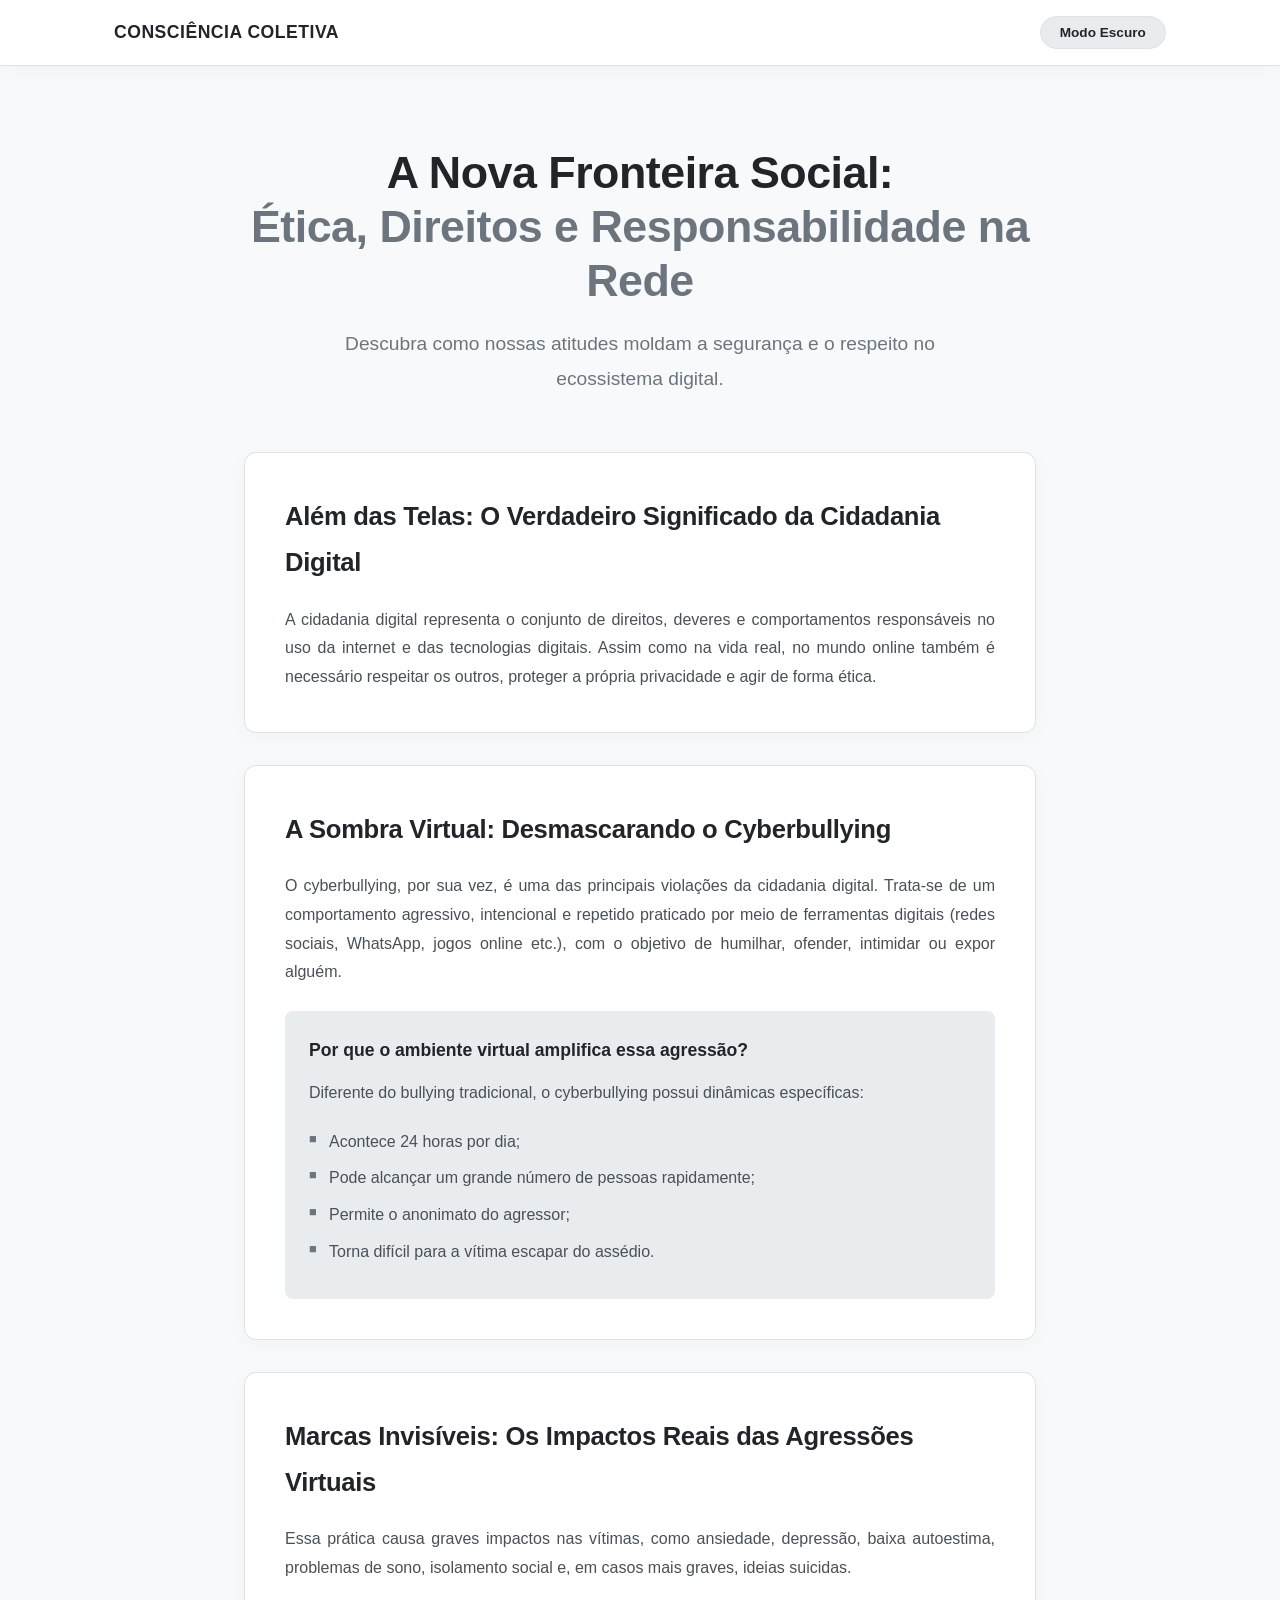
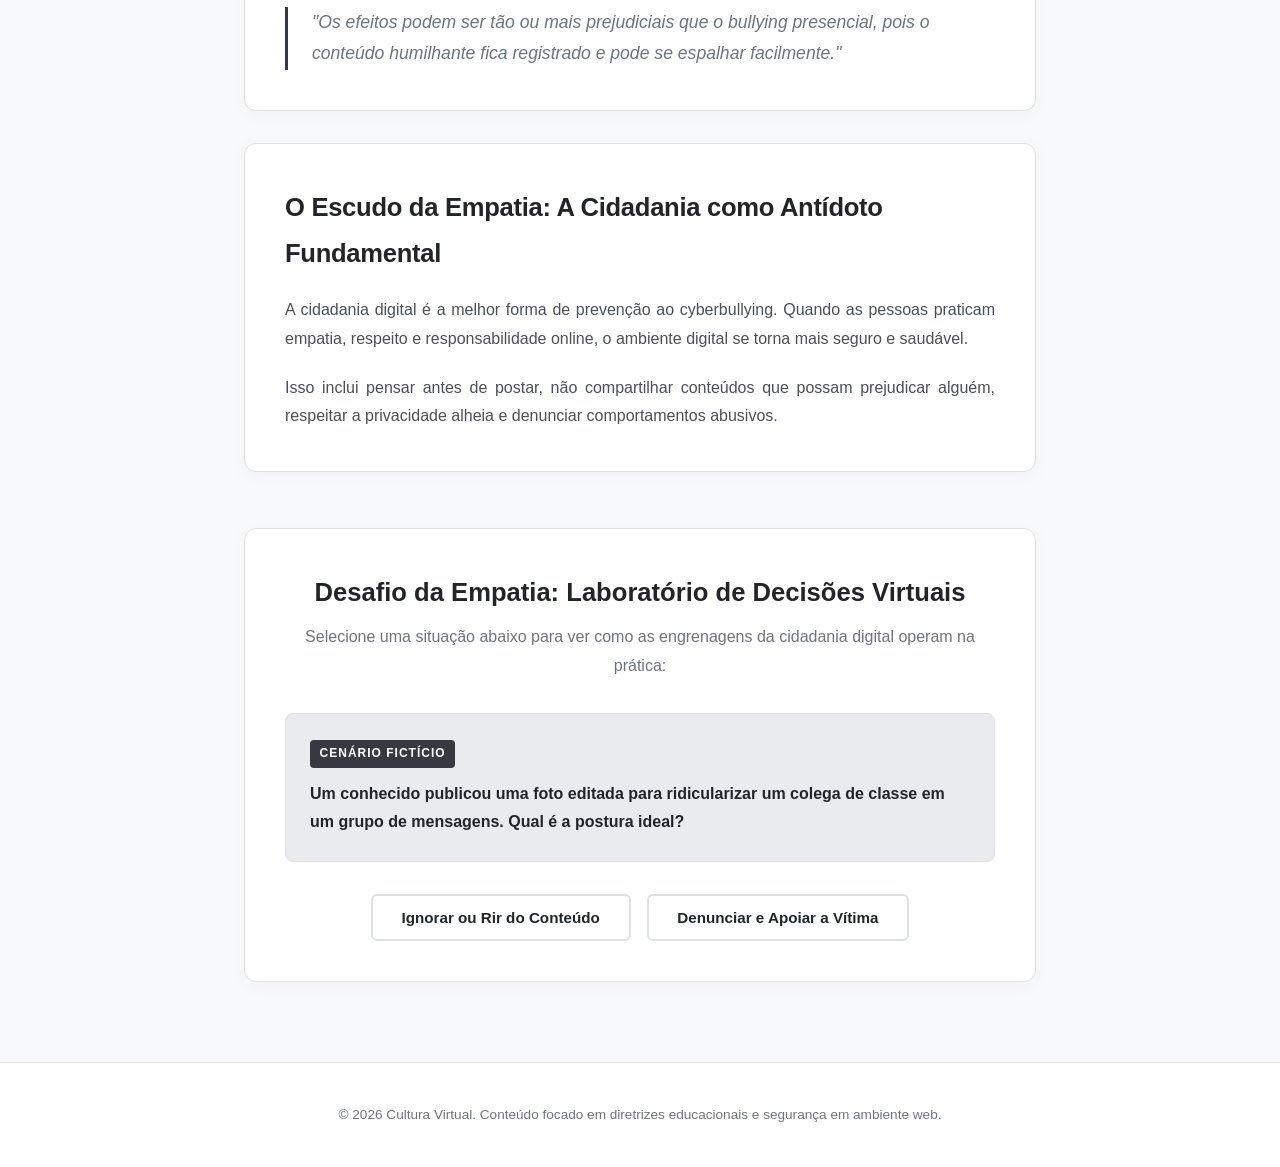
<file: index.html>
<!DOCTYPE html>
<html lang="pt-BR">
<head>
    <meta charset="UTF-8">
    <meta name="viewport" content="width=device-width, initial-scale=1.0">
    <title>Cultura Virtual: Cidadania Digital e o Enfrentamento ao Cyberbullying</title>
    <link rel="stylesheet" href="style.css">
</head>
<body>

    <nav class="navbar">
        <div class="navbar-container">
            <span class="logo">Consciência Coletiva</span>
            <button id="themeToggle" class="btn-theme" aria-label="Alternar modo de cor">Modo Escuro</button>
        </div>
    </nav>

    <header class="hero-section">
        <div class="container">
            <h1>A Nova Fronteira Social:<br><span class="highlight">Ética, Direitos e Responsabilidade na Rede</span></h1>
            <p class="hero-subtitle">Descubra como nossas atitudes moldam a segurança e o respeito no ecossistema digital.</p>
        </div>
    </header>

    <main class="container">
        
        <section class="content-card">
            <h2>Além das Telas: O Verdadeiro Significado da Cidadania Digital</h2>
            <p>A cidadania digital representa o conjunto de direitos, deveres e comportamentos responsáveis no uso da internet e das tecnologias digitais. Assim como na vida real, no mundo online também é necessário respeitar os outros, proteger a própria privacidade e agir de forma ética.</p>
        </section>

        <section class="content-card">
            <h2>A Sombra Virtual: Desmascarando o Cyberbullying</h2>
            <p>O cyberbullying, por sua vez, é uma das principais violações da cidadania digital. Trata-se de um comportamento agressivo, intencional e repetido praticado por meio de ferramentas digitais (redes sociais, WhatsApp, jogos online etc.), com o objetivo de humilhar, ofender, intimidar ou expor alguém.</p>
            
            <div class="features-box">
                <h3>Por que o ambiente virtual amplifica essa agressão?</h3>
                <p>Diferente do bullying tradicional, o cyberbullying possui dinâmicas específicas:</p>
                <ul class="styled-list">
                    <li>Acontece 24 horas por dia;</li>
                    <li>Pode alcançar um grande número de pessoas rapidamente;</li>
                    <li>Permite o anonimato do agressor;</li>
                    <li>Torna difícil para a vítima escapar do assédio.</li>
                </ul>
            </div>
        </section>

        <section class="content-card">
            <h2>Marcas Invisíveis: Os Impactos Reais das Agressões Virtuais</h2>
            <p>Essa prática causa graves impactos nas vítimas, como ansiedade, depressão, baixa autoestima, problemas de sono, isolamento social e, em casos mais graves, ideias suicidas.</p>
            <blockquote class="text-quote">
                "Os efeitos podem ser tão ou mais prejudiciais que o bullying presencial, pois o conteúdo humilhante fica registrado e pode se espalhar facilmente."
            </blockquote>
        </section>

        <section class="content-card">
            <h2>O Escudo da Empatia: A Cidadania como Antídoto Fundamental</h2>
            <p>A cidadania digital é a melhor forma de prevenção ao cyberbullying. Quando as pessoas praticam empatia, respeito e responsabilidade online, o ambiente digital se torna mais seguro e saudável.</p>
            <p>Isso inclui pensar antes de postar, não compartilhar conteúdos que possam prejudicar alguém, respeitar a privacidade alheia e denunciar comportamentos abusivos.</p>
        </section>

        <section class="interactive-simulator">
            <h2>Desafio da Empatia: Laboratório de Decisões Virtuais</h2>
            <p>Selecione uma situação abaixo para ver como as engrenagens da cidadania digital operam na prática:</p>
            
            <div class="scenario-box">
                <span class="scenario-tag">Cenário Fictício</span>
                <p>Um conhecido publicou uma foto editada para ridicularizar um colega de classe em um grupo de mensagens. Qual é a postura ideal?</p>
            </div>

            <div class="actions-wrapper">
                <button class="btn-action" data-choice="errada">Ignorar ou Rir do Conteúdo</button>
                <button class="btn-action" data-choice="correta">Denunciar e Apoiar a Vítima</button>
            </div>

            <div id="simulatorFeedback" class="feedback-card"></div>
        </section>

    </main>

    <footer class="main-footer">
        <p>&copy; 2026 Cultura Virtual. Conteúdo focado em diretrizes educacionais e segurança em ambiente web.</p>
    </footer>

    <script src="script.js"></script>
</body>
</html>
</file>
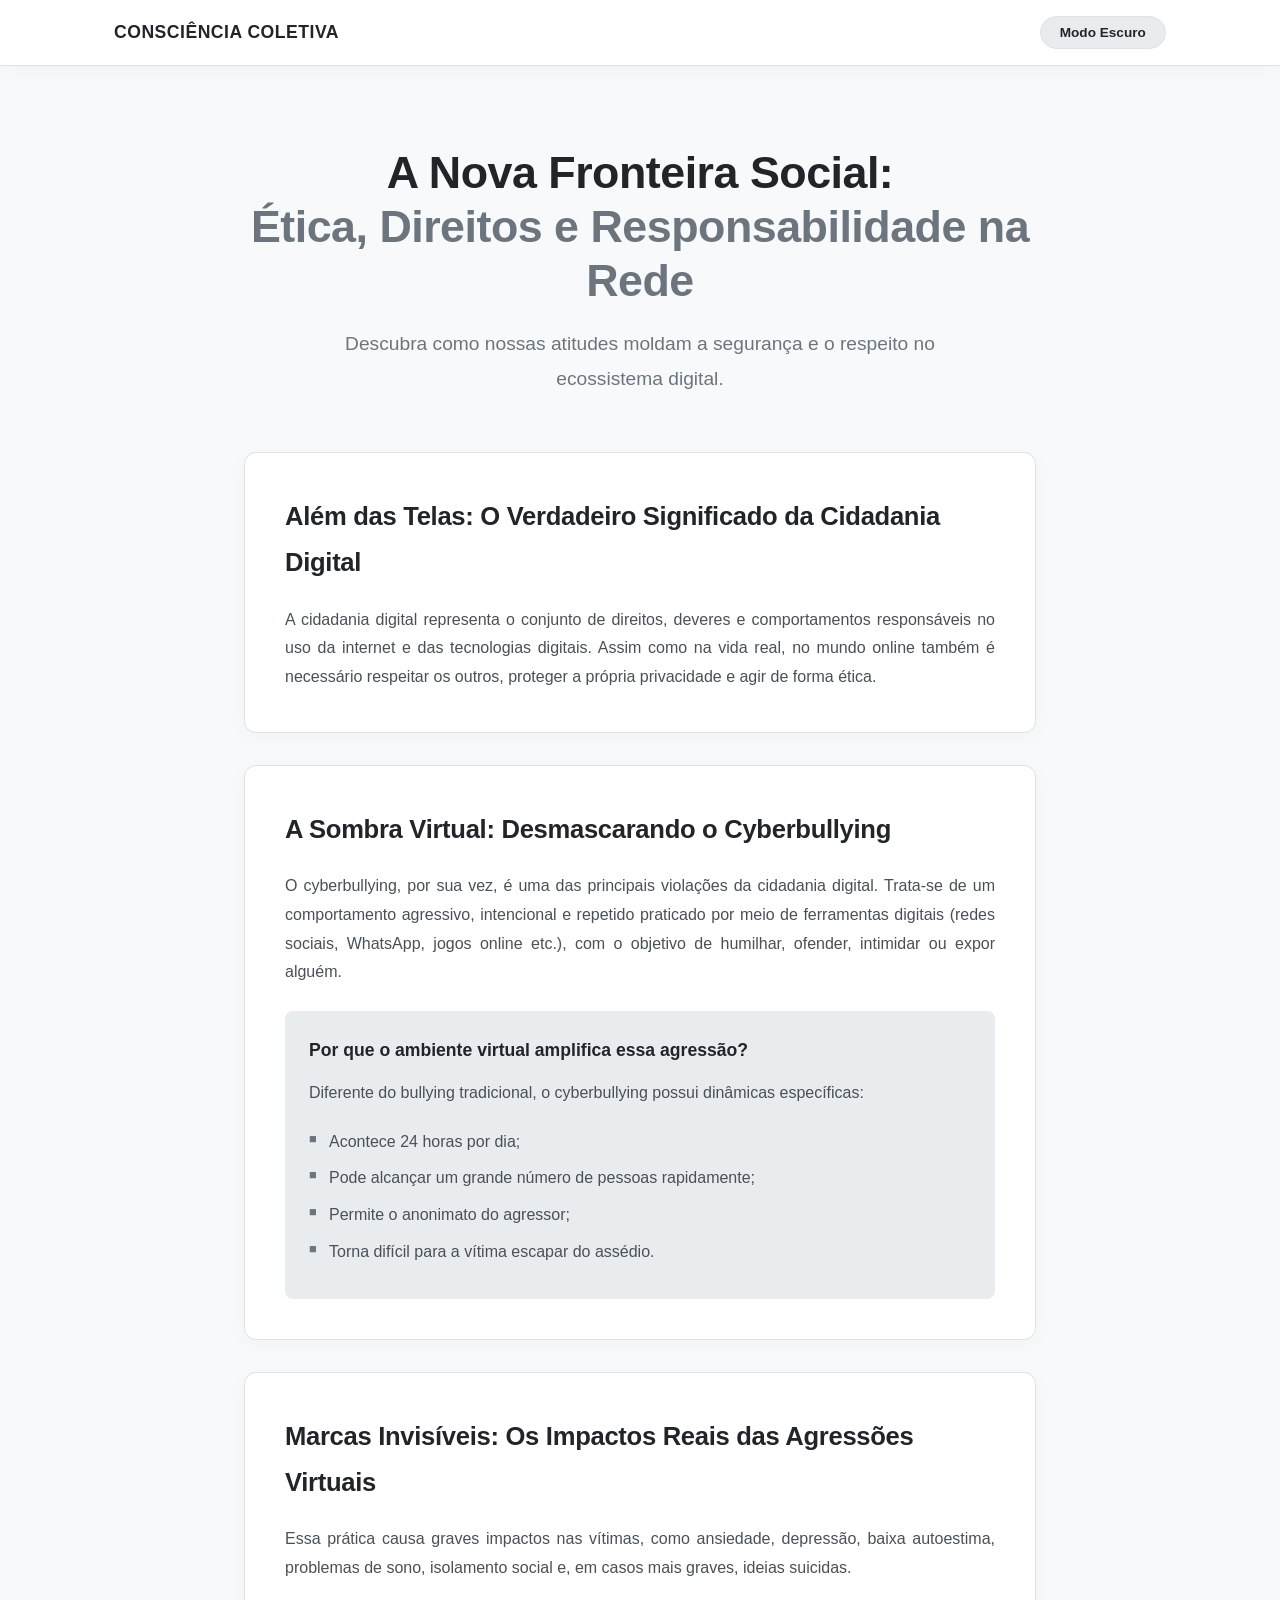
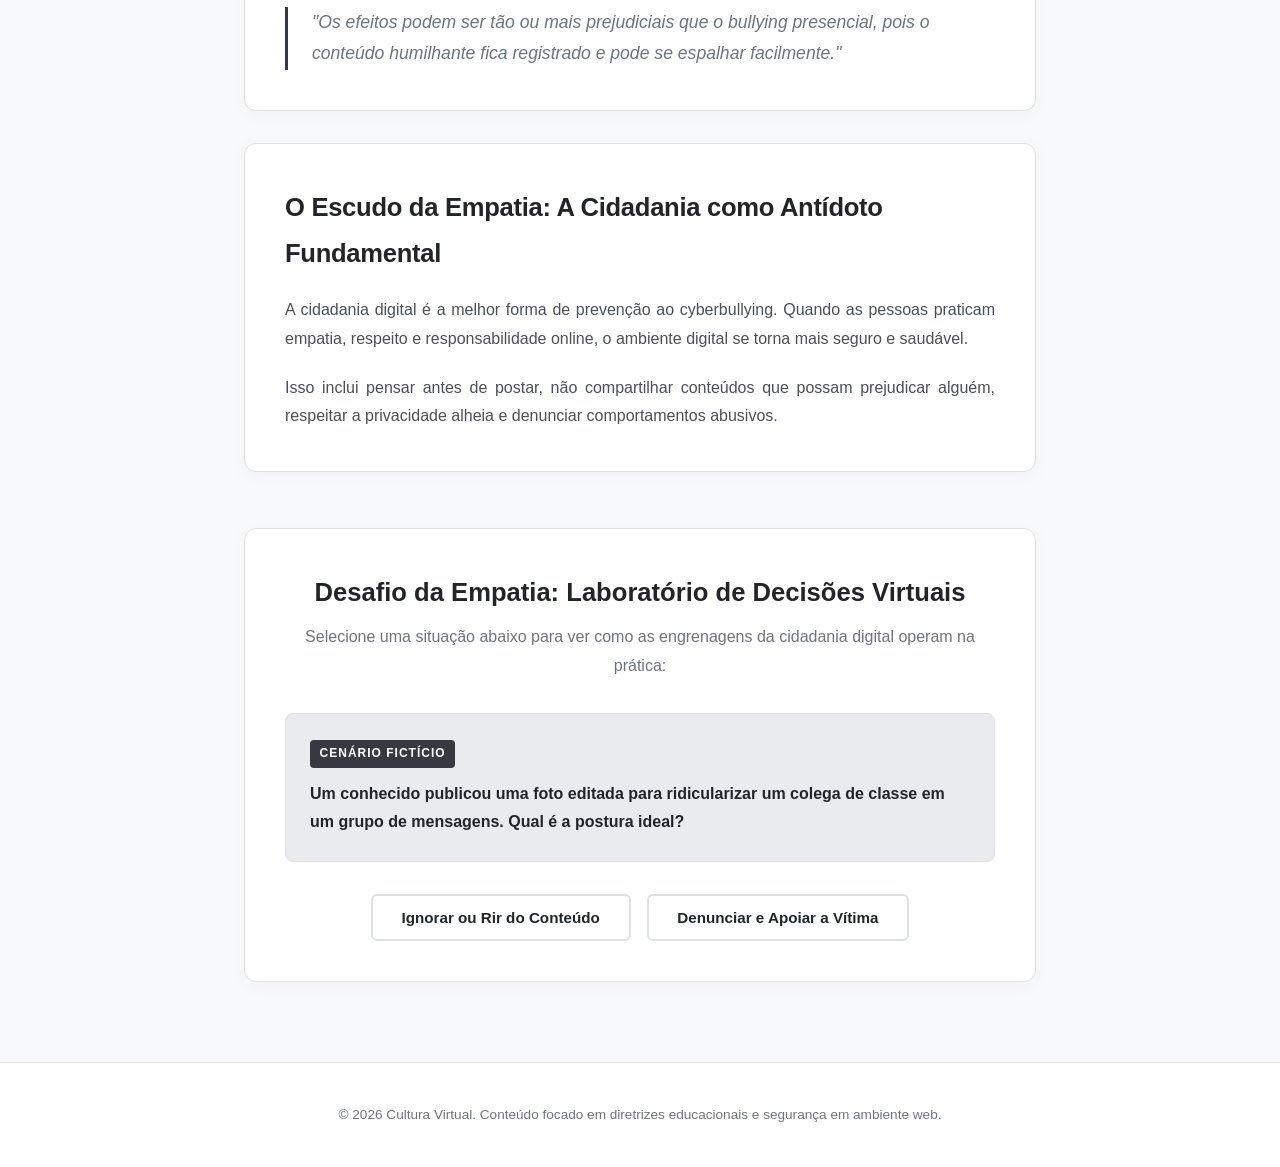
<file: gemini-code-1782392708146.html>
<!DOCTYPE html>
<html lang="pt-BR">
<head>
    <meta charset="UTF-8">
    <meta name="viewport" content="width=device-width, initial-scale=1.0">
    <title>Cultura Virtual: Cidadania Digital e o Enfrentamento ao Cyberbullying</title>
    <link rel="stylesheet" href="style.css">
</head>
<body>

    <nav class="navbar">
        <div class="navbar-container">
            <span class="logo">Consciência Coletiva</span>
            <button id="themeToggle" class="btn-theme" aria-label="Alternar modo de cor">Modo Escuro</button>
        </div>
    </nav>

    <header class="hero-section">
        <div class="container">
            <h1>A Nova Fronteira Social:<br><span class="highlight">Ética, Direitos e Responsabilidade na Rede</span></h1>
            <p class="hero-subtitle">Descubra como nossas atitudes moldam a segurança e o respeito no ecossistema digital.</p>
        </div>
    </header>

    <main class="container">
        
        <section class="content-card">
            <h2>Além das Telas: O Verdadeiro Significado da Cidadania Digital</h2>
            <p>A cidadania digital representa o conjunto de direitos, deveres e comportamentos responsáveis no uso da internet e das tecnologias digitais. Assim como na vida real, no mundo online também é necessário respeitar os outros, proteger a própria privacidade e agir de forma ética.</p>
        </section>

        <section class="content-card">
            <h2>A Sombra Virtual: Desmascarando o Cyberbullying</h2>
            <p>O cyberbullying, por sua vez, é uma das principais violações da cidadania digital. Trata-se de um comportamento agressivo, intencional e repetido praticado por meio de ferramentas digitais (redes sociais, WhatsApp, jogos online etc.), com o objetivo de humilhar, ofender, intimidar ou expor alguém.</p>
            
            <div class="features-box">
                <h3>Por que o ambiente virtual amplifica essa agressão?</h3>
                <p>Diferente do bullying tradicional, o cyberbullying possui dinâmicas específicas:</p>
                <ul class="styled-list">
                    <li>Acontece 24 horas por dia;</li>
                    <li>Pode alcançar um grande número de pessoas rapidamente;</li>
                    <li>Permite o anonimato do agressor;</li>
                    <li>Torna difícil para a vítima escapar do assédio.</li>
                </ul>
            </div>
        </section>

        <section class="content-card">
            <h2>Marcas Invisíveis: Os Impactos Reais das Agressões Virtuais</h2>
            <p>Essa prática causa graves impactos nas vítimas, como ansiedade, depressão, baixa autoestima, problemas de sono, isolamento social e, em casos mais graves, ideias suicidas.</p>
            <blockquote class="text-quote">
                "Os efeitos podem ser tão ou mais prejudiciais que o bullying presencial, pois o conteúdo humilhante fica registrado e pode se espalhar facilmente."
            </blockquote>
        </section>

        <section class="content-card">
            <h2>O Escudo da Empatia: A Cidadania como Antídoto Fundamental</h2>
            <p>A cidadania digital é a melhor forma de prevenção ao cyberbullying. Quando as pessoas praticam empatia, respeito e responsabilidade online, o ambiente digital se torna mais seguro e saudável.</p>
            <p>Isso inclui pensar antes de postar, não compartilhar conteúdos que possam prejudicar alguém, respeitar a privacidade alheia e denunciar comportamentos abusivos.</p>
        </section>

        <section class="interactive-simulator">
            <h2>Desafio da Empatia: Laboratório de Decisões Virtuais</h2>
            <p>Selecione uma situação abaixo para ver como as engrenagens da cidadania digital operam na prática:</p>
            
            <div class="scenario-box">
                <span class="scenario-tag">Cenário Fictício</span>
                <p>Um conhecido publicou uma foto editada para ridicularizar um colega de classe em um grupo de mensagens. Qual é a postura ideal?</p>
            </div>

            <div class="actions-wrapper">
                <button class="btn-action" data-choice="errada">Ignorar ou Rir do Conteúdo</button>
                <button class="btn-action" data-choice="correta">Denunciar e Apoiar a Vítima</button>
            </div>

            <div id="simulatorFeedback" class="feedback-card"></div>
        </section>

    </main>

    <footer class="main-footer">
        <p>&copy; 2026 Cultura Virtual. Conteúdo focado em diretrizes educacionais e segurança em ambiente web.</p>
    </footer>

    <script src="script.js"></script>
</body>
</html>
</file>
<file: style.css>
/* Definição de Variáveis e Temas (Paleta Neutra) */
:root {
    --bg-main: #f8f9fa;
    --bg-card: #ffffff;
    --text-title: #212529;
    --text-body: #495057;
    --text-muted: #6c757d;
    --border-color: #dee2e6;
    --accent-dark: #343a40;
    --accent-light: #e9ecef;
    --accent-active: #212529;
    --shadow: 0 4px 20px rgba(0, 0, 0, 0.03);
    --radius: 12px;
}

[data-theme="dark"] {
    --bg-main: #12141c;
    --bg-card: #1a1d26;
    --text-title: #f8f9fa;
    --text-body: #ced4da;
    --text-muted: #adb5bd;
    --border-color: #2b303c;
    --accent-dark: #f8f9fa;
    --accent-light: #242936;
    --accent-active: #ffffff;
    --shadow: 0 4px 25px rgba(0, 0, 0, 0.3);
}

/* Configurações de Reset e Base */
* {
    box-sizing: border-box;
    margin: 0;
    padding: 0;
}

body {
    font-family: -apple-system, BlinkMacSystemFont, "Segoe UI", Roboto, Helvetica, Arial, sans-serif;
    background-color: var(--bg-main);
    color: var(--text-body);
    line-height: 1.8;
    transition: background-color 0.3s ease, color 0.3s ease;
}

.container {
    max-width: 840px;
    margin: 0 auto;
    padding: 0 1.5rem;
}

/* Barra de Navegação */
.navbar {
    background-color: var(--bg-card);
    border-bottom: 1px solid var(--border-color);
    position: sticky;
    top: 0;
    z-index: 100;
    box-shadow: var(--shadow);
}

.navbar-container {
    max-width: 1100px;
    margin: 0 auto;
    padding: 1rem 1.5rem;
    display: flex;
    justify-content: space-between;
    align-items: center;
}

.navbar .logo {
    font-weight: 800;
    font-size: 1.1rem;
    color: var(--text-title);
    text-transform: uppercase;
    letter-spacing: 0.5px;
}

.btn-theme {
    background-color: var(--accent-light);
    color: var(--text-title);
    border: 1px solid var(--border-color);
    padding: 0.5rem 1.2rem;
    border-radius: 20px;
    cursor: pointer;
    font-size: 0.85rem;
    font-weight: 600;
    transition: all 0.2s ease;
}

.btn-theme:hover {
    background-color: var(--accent-dark);
    color: var(--bg-card);
}

/* Hero Header */
.hero-section {
    text-align: center;
    padding: 5rem 0 3.5rem 0;
}

.hero-section h1 {
    font-size: 2.8rem;
    font-weight: 800;
    color: var(--text-title);
    line-height: 1.2;
    margin-bottom: 1.25rem;
    letter-spacing: -0.5px;
}

.hero-section .highlight {
    color: var(--text-muted);
    font-weight: 600;
}

.hero-subtitle {
    font-size: 1.2rem;
    color: var(--text-muted);
    max-width: 620px;
    margin: 0 auto;
}

/* Cartões de Conteúdo Geral */
.content-card {
    background-color: var(--bg-card);
    border: 1px solid var(--border-color);
    border-radius: var(--radius);
    padding: 2.5rem;
    margin-bottom: 2rem;
    box-shadow: var(--shadow);
}

.content-card h2 {
    font-size: 1.6rem;
    font-weight: 700;
    color: var(--text-title);
    margin-bottom: 1.25rem;
    letter-spacing: -0.3px;
}

.content-card p {
    margin-bottom: 1.25rem;
    text-align: justify;
}

.content-card p:last-child {
    margin-bottom: 0;
}

/* Elementos Internos Especiais */
.features-box {
    background-color: var(--accent-light);
    border-radius: 8px;
    padding: 1.5rem;
    margin-top: 1.5rem;
}

.features-box h3 {
    font-size: 1.1rem;
    color: var(--text-title);
    margin-bottom: 0.75rem;
    font-weight: 700;
}

.styled-list {
    list-style: none;
    margin-top: 0.5rem;
}

.styled-list li {
    position: relative;
    padding-left: 1.25rem;
    margin-bottom: 0.5rem;
    font-weight: 500;
}

.styled-list li::before {
    content: "■";
    position: absolute;
    left: 0;
    color: var(--text-muted);
    font-size: 0.8rem;
    top: -1px;
}

.text-quote {
    border-left: 3px solid var(--accent-dark);
    padding-left: 1.5rem;
    margin-top: 1.5rem;
    font-style: italic;
    color: var(--text-muted);
    font-size: 1.1rem;
}

/* Módulo Interativo */
.interactive-simulator {
    background-color: var(--bg-card);
    border: 1px solid var(--border-color);
    border-radius: var(--radius);
    padding: 2.5rem;
    margin-top: 3.5rem;
    box-shadow: var(--shadow);
    text-align: center;
}

.interactive-simulator h2 {
    font-size: 1.6rem;
    font-weight: 800;
    margin-bottom: 0.5rem;
    color: var(--text-title);
}

.interactive-simulator p {
    color: var(--text-muted);
    margin-bottom: 2rem;
}

.scenario-box {
    background-color: var(--accent-light);
    border: 1px solid var(--border-color);
    border-radius: 8px;
    padding: 1.5rem;
    margin-bottom: 2rem;
    text-align: left;
}

.scenario-tag {
    font-size: 0.75rem;
    text-transform: uppercase;
    font-weight: 700;
    letter-spacing: 1px;
    background-color: var(--accent-dark);
    color: var(--bg-card);
    padding: 0.2rem 0.6rem;
    border-radius: 4px;
    display: inline-block;
    margin-bottom: 0.75rem;
}

.scenario-box p {
    color: var(--text-title);
    font-weight: 600;
    margin-bottom: 0;
}

.actions-wrapper {
    display: flex;
    gap: 1rem;
    justify-content: center;
}

.btn-action {
    background-color: var(--bg-card);
    color: var(--text-title);
    border: 2px solid var(--border-color);
    padding: 0.8rem 1.8rem;
    font-size: 0.95rem;
    font-weight: 600;
    border-radius: 6px;
    cursor: pointer;
    transition: all 0.2s ease;
}

.btn-action:hover {
    background-color: var(--accent-dark);
    color: var(--bg-card);
    border-color: var(--accent-dark);
}

.feedback-card {
    display: none;
    margin-top: 2rem;
    padding: 1.5rem;
    border-radius: 8px;
    text-align: left;
    font-size: 1.05rem;
    border: 1px solid var(--border-color);
    background-color: var(--accent-light);
    animation: slideDown 0.3s cubic-bezier(0.4, 0, 0.2, 1);
}

@keyframes slideDown {
    from { opacity: 0; transform: translateY(-10px); }
    to { opacity: 1; transform: translateY(0); }
}

/* Rodapé */
.main-footer {
    text-align: center;
    padding: 2.5rem 1.5rem;
    margin-top: 5rem;
    border-top: 1px solid var(--border-color);
    background-color: var(--bg-card);
    color: var(--text-muted);
    font-size: 0.85rem;
}

/* Responsividade de Tela */
@media (max-width: 680px) {
    .hero-section h1 { font-size: 2rem; }
    .content-card, .interactive-simulator { padding: 1.5rem; }
    .actions-wrapper { flex-direction: column; }
    .btn-action { width: 100%; }
}
</file>
